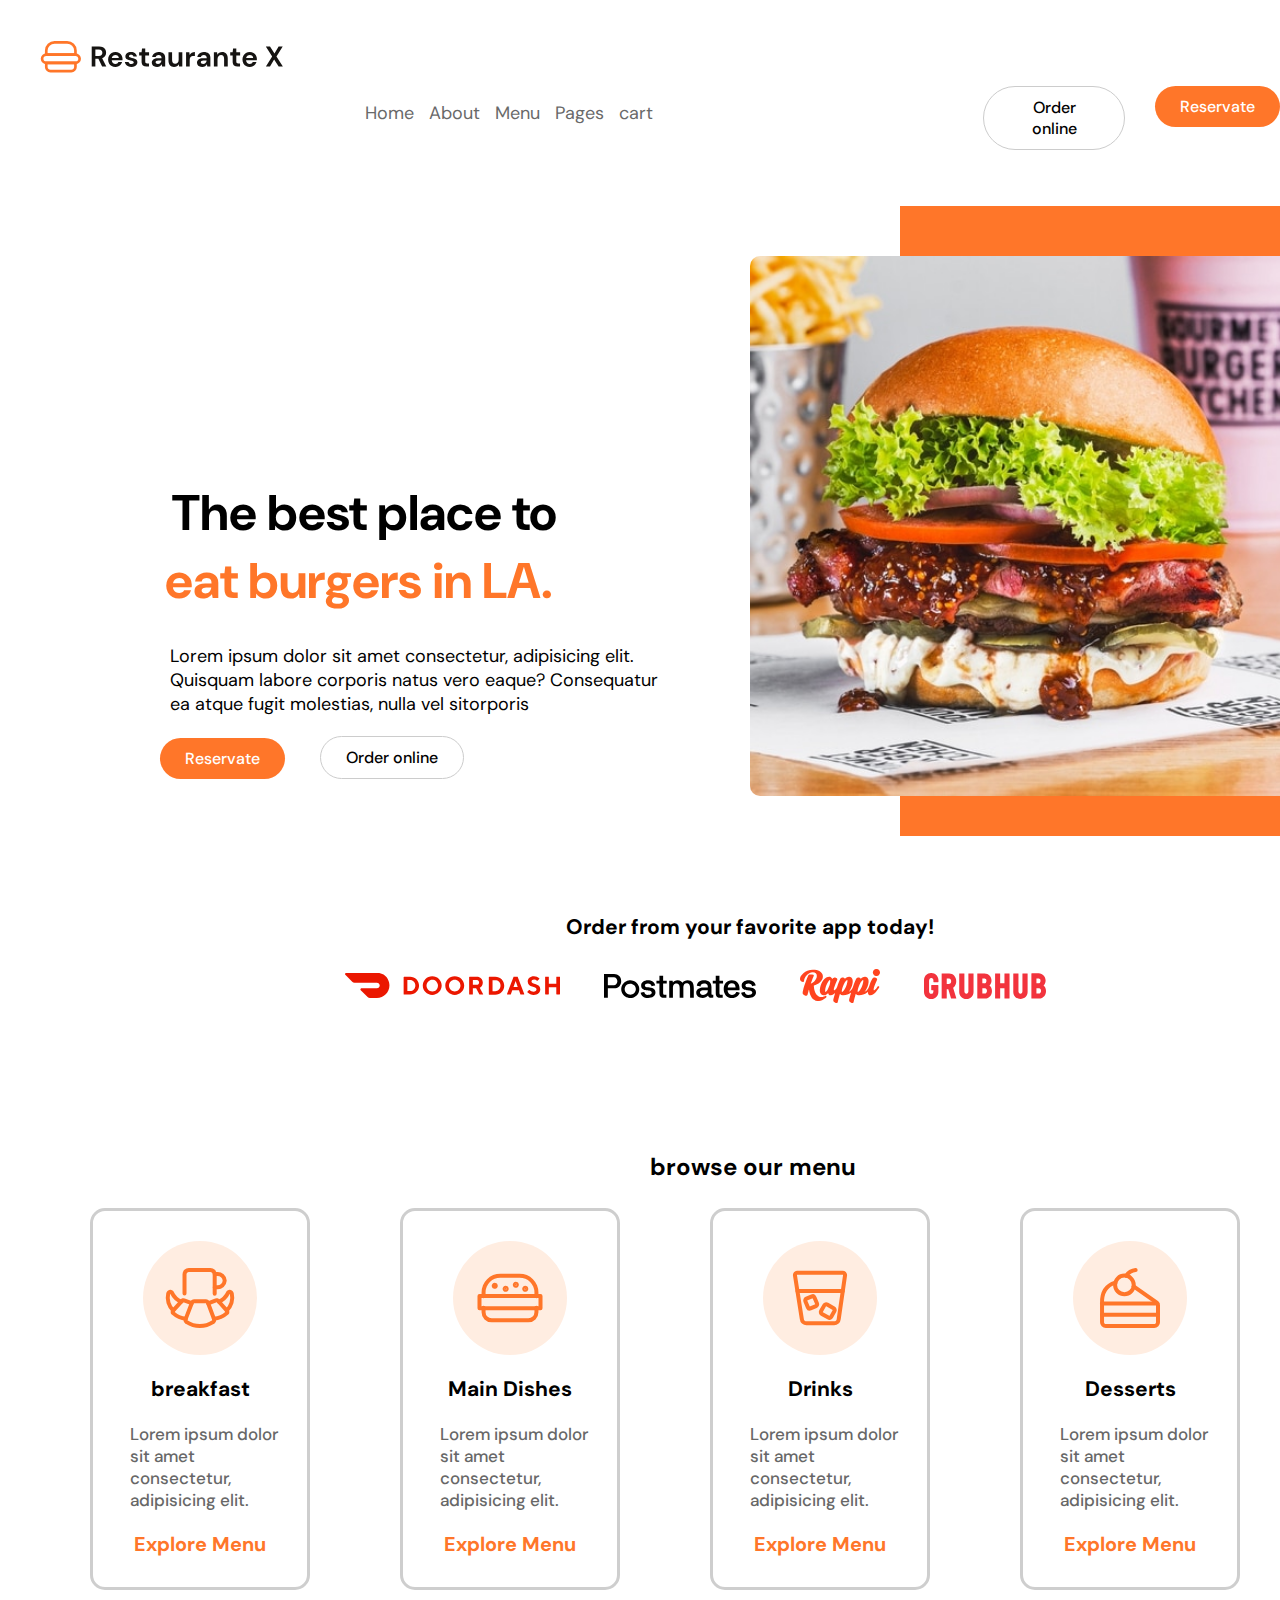
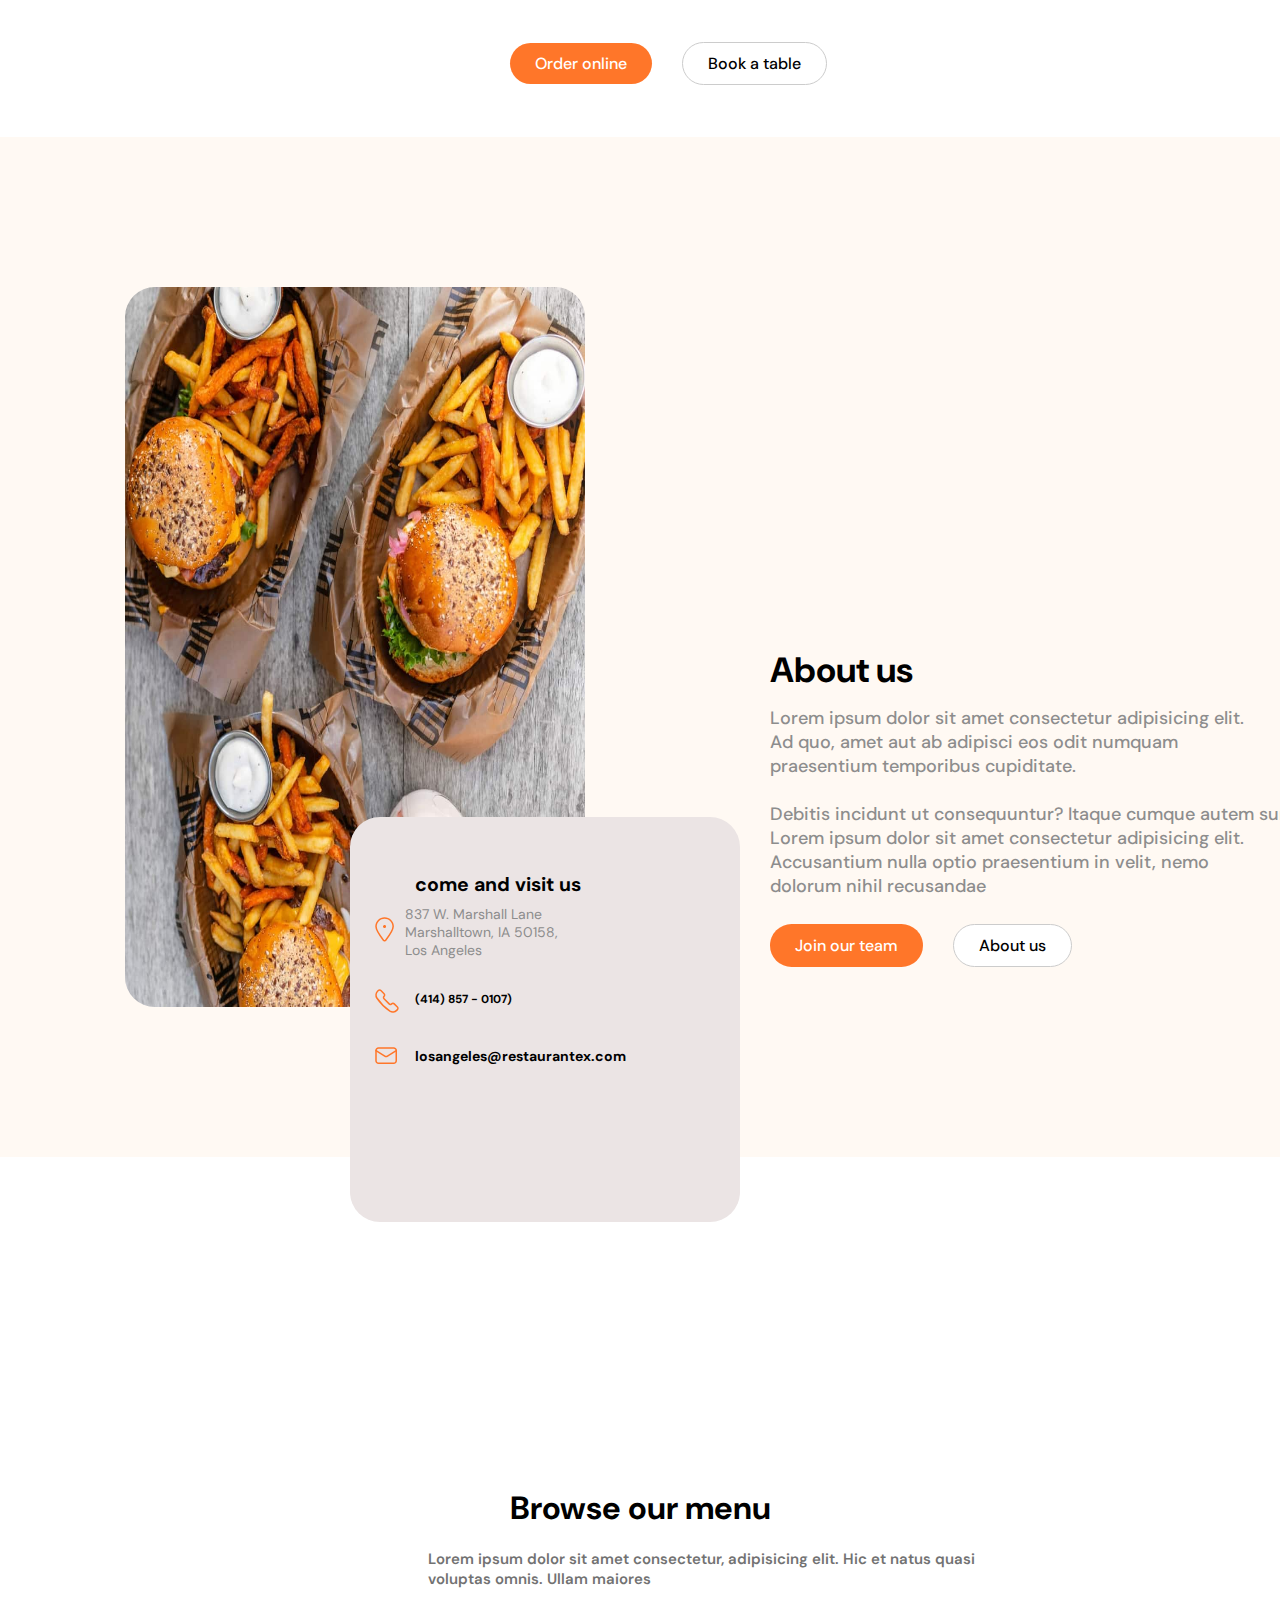
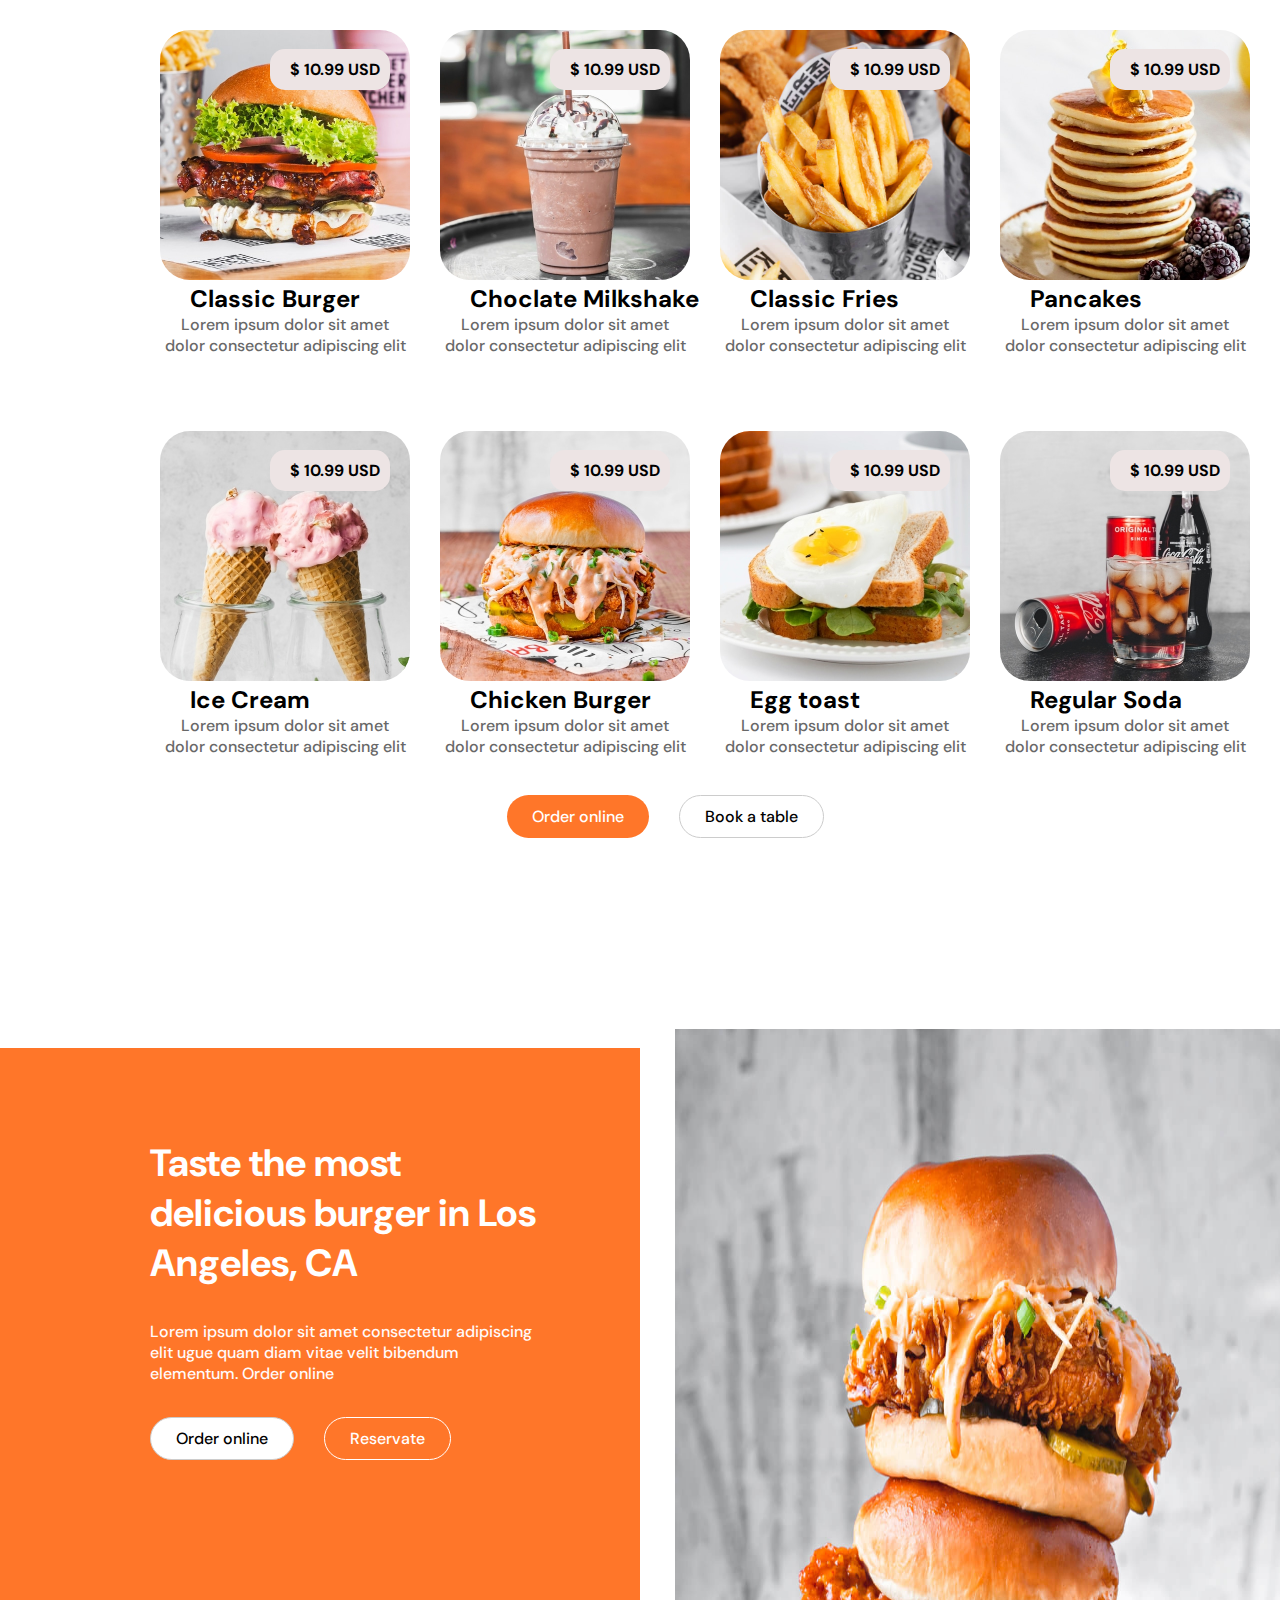
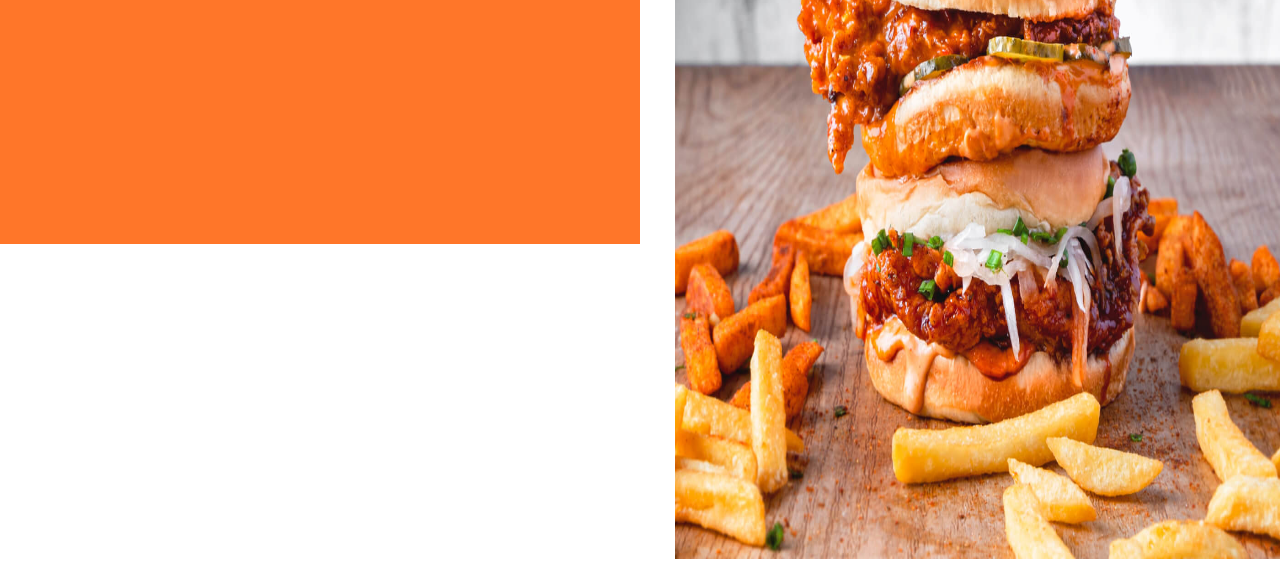
<file: index.html>
<!DOCTYPE html>
<html lang="en">

<head>
    <meta charset="UTF-8">
    <meta http-equiv="X-UA-Compatible" content="IE=edge">
    <meta name="viewport" content="width=device-width, initial-scale=1.0">
    <title>atriclone</title>
    <link rel="stylesheet" href="css/style.css">
    <link rel="stylesheet" href="https://cdnjs.cloudflare.com/ajax/libs/font-awesome/5.15.4/css/all.min.css">
</head>

<body>

    <img class="svgresotrentimg" src="img/restorent.svg">

    <nav class="nav">

        <a href="#Home">Home</a>
        <a href="about.html">About</a>
        <a href="menu.html">Menu</a>
        <a href="#Pages">Pages</a>
        <a href="#Cart">cart</a>
        <div class="button1">
            <button class="button4" fdprocessedid="9w2am">Order online</button>
        </div></div>
        <div class="button2">
            <button class="Button3" fdprocessedid="s8pfed">Reservate</button>
        </div></div>

    </nav>

    <br>
    <br>
    <div class="box">
        <div class="img2">
            <img src="img/f2.jpeg">
        </div>
    </div>
    <div class="ps1">
        <div class="p-Home1">
            <h1>The best place to</h1>
        </div>
        <div class="p-Home2">
            <h1>eat burgers in LA.</h1>
        </div>
        <div class="pr">
            <p>Lorem ipsum dolor sit amet consectetur, adipisicing elit.<br> Quisquam labore corporis natus vero eaque?
                Consequatur <br>ea atque fugit molestias, nulla vel sitorporis
                </p>
        </div>
        <div class="oo">
            <button class="buttonun" fdprocessedid="9w2am">Order online</button>
        </div></div>
        <div class="rr">
            <button class="Buttonre" fdprocessedid="s8pfed">Reservate</button>
        </div>
    </div>
    <br><br><br><br><br><br><br><br>
    <div class="p-Home">
        <div class="p-Home Text">Order from your favorite app today!</div>

        <div class="p-Home1"><img class="p-Home1" src="img/sv2.svg" alt="No preview available"><img class="p-Home1"
                src="img/616d9a0bded3b95d9731ecc4_logo-postmates-restaurante-x-template.svg" alt="No preview available">
            <img class="p-Home1" src="img/616d9a0b326163db6497f05b_logo-rappi-restaurante-x-template.svg"
                alt="No preview available"><img class="p-Home1"
                src="img/616d9a0b5b82ce962fe1736b_logo-grubhub-restaurante-x-template.svg" alt="No preview available">
        </div>
    </div>
    <br><br><br><br><br><br><br><br>

    <div class="column">
        <h1>browse our menu</h1>
    </div>
    <br><br>
    <div class="mr">
        <div class="column1">
            <div class="coimg">
                <img src="img/sv3.svg">
            </div>
            <div class="breakfast">
                <h2>breakfast</h2>
            </div>
            <div class="t1">
                <p>Lorem ipsum dolor sit amet consectetur, adipisicing elit.
                </p>
            </div>
            <div class="t2">
                <h3>Explore Menu</h3>
            </div>
        </div>
        <div class="column1">
            <div class="coimg">
                <img src="img/sv4.svg">
            </div>
            <div class="breakfast">
                <h2>Main Dishes</h2>
            </div>
            <div class="t1">
                <p>Lorem ipsum dolor sit amet consectetur, adipisicing elit.
                </p>
            </div>
            <div class="t2">
                <h3>Explore Menu</h3>
            </div>
        </div>
        <div class="column1">
            <div class="coimg">
                <img src="img/sv5.svg">
            </div>
            <div class="breakfast">
                <h2>Drinks</h2>
            </div>
            <div class="t1">
                <p>Lorem ipsum dolor sit amet consectetur, adipisicing elit.
                </p>
            </div>
            <div class="t2">
                <h3>Explore Menu</h3>
            </div>
        </div>
        <div class="column1">
            <div class="coimg">
                <img src="img/sv6.svg">
            </div>
            <div class="breakfast">
                <h2>Desserts</h2>
            </div>
            <div class="t1">
                <p>Lorem ipsum dolor sit amet consectetur, adipisicing elit.
                </p>
            </div>
            <div class="t2">
                <h3>Explore Menu</h3>
            </div>
        </div>
    </div>
    <br><br><br><br>

    <div class="p-Homes1"><button class="Button3" fdprocessedid="7nlhji">Order
            online</button><button class="button4" fdprocessedid="5bdwr">Book a table</button></div>
    <br><br><br><br>
    <div class="p-Homes2">
        <img class="p-Homeimg19" src="img/f1.jpeg">
    </div>

    <div class="t3">
        <h2>About us</h2>
    </div><br>
    <div class="t4">
        <p>Lorem ipsum dolor sit amet consectetur adipisicing elit.<br> Ad quo, amet aut ab adipisci eos odit
            numquam<br>
            praesentium temporibus cupiditate.<br><br> Debitis incidunt ut consequuntur? Itaque cumque autem sunt et
            blanditiis!<br>
            Lorem ipsum dolor sit amet consectetur adipisicing elit.<br> Accusantium nulla optio praesentium in velit,
            nemo
            <br>dolorum nihil recusandae <quisquam nisi minima ducimus voluptate odit at quos culpa dolor iste facere?
                </p>
    </div><br><br>
    <div class="p-Homes3"><button class="Button3" fdprocessedid="uncjv">Join our team</button><button class="button4"
            fdprocessedid="l98g34">About us</button></div>

    </div>
    <div class="ps">
        <div class="psb1">
            <h2>come and visit us</h2>
        </div>
        <div class="psb1imge">
            <img src="img/616da2c3a1718503bfe60f49_location-icon-restaurante-x-template.svg">
            <p class="wmarshal"> 837 W. Marshall Lane Marshalltown, IA 50158, Los Angeles</p>
        </div>
        <div class="psb2imge">
            <img src="img/616da2c36165d583fe91702b_phone-icon-restaurante-x-template.svg" <div class="no">
            <h3 class="no1">(414) 857 - 0107)</h3>
        </div>

        <div class="psb3imgeo">
            <img src="img/616da2c3400864a9087440a4_email-icon-restaurante-x-template.svg">
        </div>
            <div class="no2">
                <h3 class="no2">losangeles@restaurantex.com</h3>
            </div>
        
    </div><br><br><br><br><br>
    <div class="bmh">
        <h1>Browse our menu</h1>

        <div class="bmhp1">
            <p>Lorem ipsum dolor sit amet consectetur, adipisicing elit. Hic et natus quasi voluptas omnis. Ullam
                maiores
            </p>
        </div>
    </div>

    </div>
    <div class="items">
        <div class="s0">
            <div class="prtag">
                <div class="rp">$ 10.99 USD </div>
            </div>
            <div class="itemmg">
                <img src="img/f2.jpeg">
            </div>
            <div class="fh">
                Classic Burger
            </div>
            <div class="fh2">
                <p>Lorem ipsum dolor sit amet dolor consectetur adipiscing elit</p>
            </div>
        </div>
        <div class="s1">
            <div class="prtag">
                <div class="rp">$ 10.99 USD </div>
            </div>
            <div class="itemmg">
                <img src="img/f3.jpeg">
            </div>
            <div class="fh">
                Choclate Milkshake
            </div>
            <div class="fh2">
                <p>Lorem ipsum dolor sit amet dolor consectetur adipiscing elit</p>
            </div>
        </div>
        <div class="s2">
            <div class="prtag">
                <div class="rp">$ 10.99 USD </div>
            </div>
            <div class="itemmg">
                <img src="img/616da2c360af92b81a49e435_Instagram-02-restaurante-x-template.jpeg">
            </div>
            <div class="fh">
               Classic Fries
            </div>
            <div class="fh2">
                <p>Lorem ipsum dolor sit amet dolor consectetur adipiscing elit</p>
            </div>
        </div>
        <div class="s3">
            <div class="prtag">
                <div class="rp">$ 10.99 USD </div>
            </div>
            <div class="itemmg">
                <img src="img/sv8.jpeg">
            </div>
            <div class="fh">
                Pancakes
            </div>
            <div class="fh2">
                <p>Lorem ipsum dolor sit amet dolor consectetur adipiscing elit</p>
            </div>
        </div>
        <br><br>
        <div class="items">
            <div class="s0">
                <div class="prtag">
                    <div class="rp">$ 10.99 USD </div>
                </div>
                <div class="itemmg">
                    <img src="img/f5.jpeg">
                </div>
                <div class="fh">
                    Ice Cream
                </div>
                <div class="fh2">
                    <p>Lorem ipsum dolor sit amet dolor consectetur adipiscing elit</p>
                </div>
            </div>
            <div class="s1">
                <div class="prtag">
                    <div class="rp">$ 10.99 USD </div>
                </div>
                <div class="itemmg">
                    <img src="img/f6.jpeg">
                </div>
                <div class="fh">
                    Chicken Burger
                </div>
                <div class="fh2">
                    <p>Lorem ipsum dolor sit amet dolor consectetur adipiscing elit</p>
                </div>
            </div>
            <div class="s2">
                <div class="prtag">
                    <div class="rp">$ 10.99 USD </div>
                </div>
                <div class="itemmg">
                    <img src="img/f7.jpeg">
                </div>
                <div class="fh">
                    Egg toast
                </div>
                <div class="fh2">
                    <p>Lorem ipsum dolor sit amet dolor consectetur adipiscing elit</p>
                </div>
            </div>
            <div class="s3">
                <div class="prtag">
                    <div class="rp">$ 10.99 USD </div>
                </div>
                <div class="itemmg">
                    <img src="img/f8.jpeg">
                </div>
                <div class="fh">
                    Regular Soda
                </div>
                <div class="fh2">
                    <p>Lorem ipsum dolor sit amet dolor consectetur adipiscing elit</p>
                </div>
            </div>
            <div class="in1"><button class="Button3" fdprocessedid="9tscm9">Order
                    online</button><button class="button4" fdprocessedid="wezgo">Book a table</button></div>
            <div class="in2">
                <div class="in3">
                    <div class="in4">Taste the most delicious burger in Los Angeles, CA</div>
                    <div class="in5">Lorem ipsum dolor sit amet consectetur adipiscing elit ugue quam
                        diam vitae velit bibendum elementum. Order online</div>
                    <div class="in6"><button class="button4" fdprocessedid="q63xo7">Order
                            online</button><button class="Buttonin" fdprocessedid="dw9v6">Reservate</button>
                    </div>
                </div>
                <div class="in7"><img class="in8"
                        src="img/616da2c364b456b93fb50d6d_cta-restaurante-x-template bga.jpeg"
                        alt="No preview available"></div>
            </div>
</body>

</html>
</file>
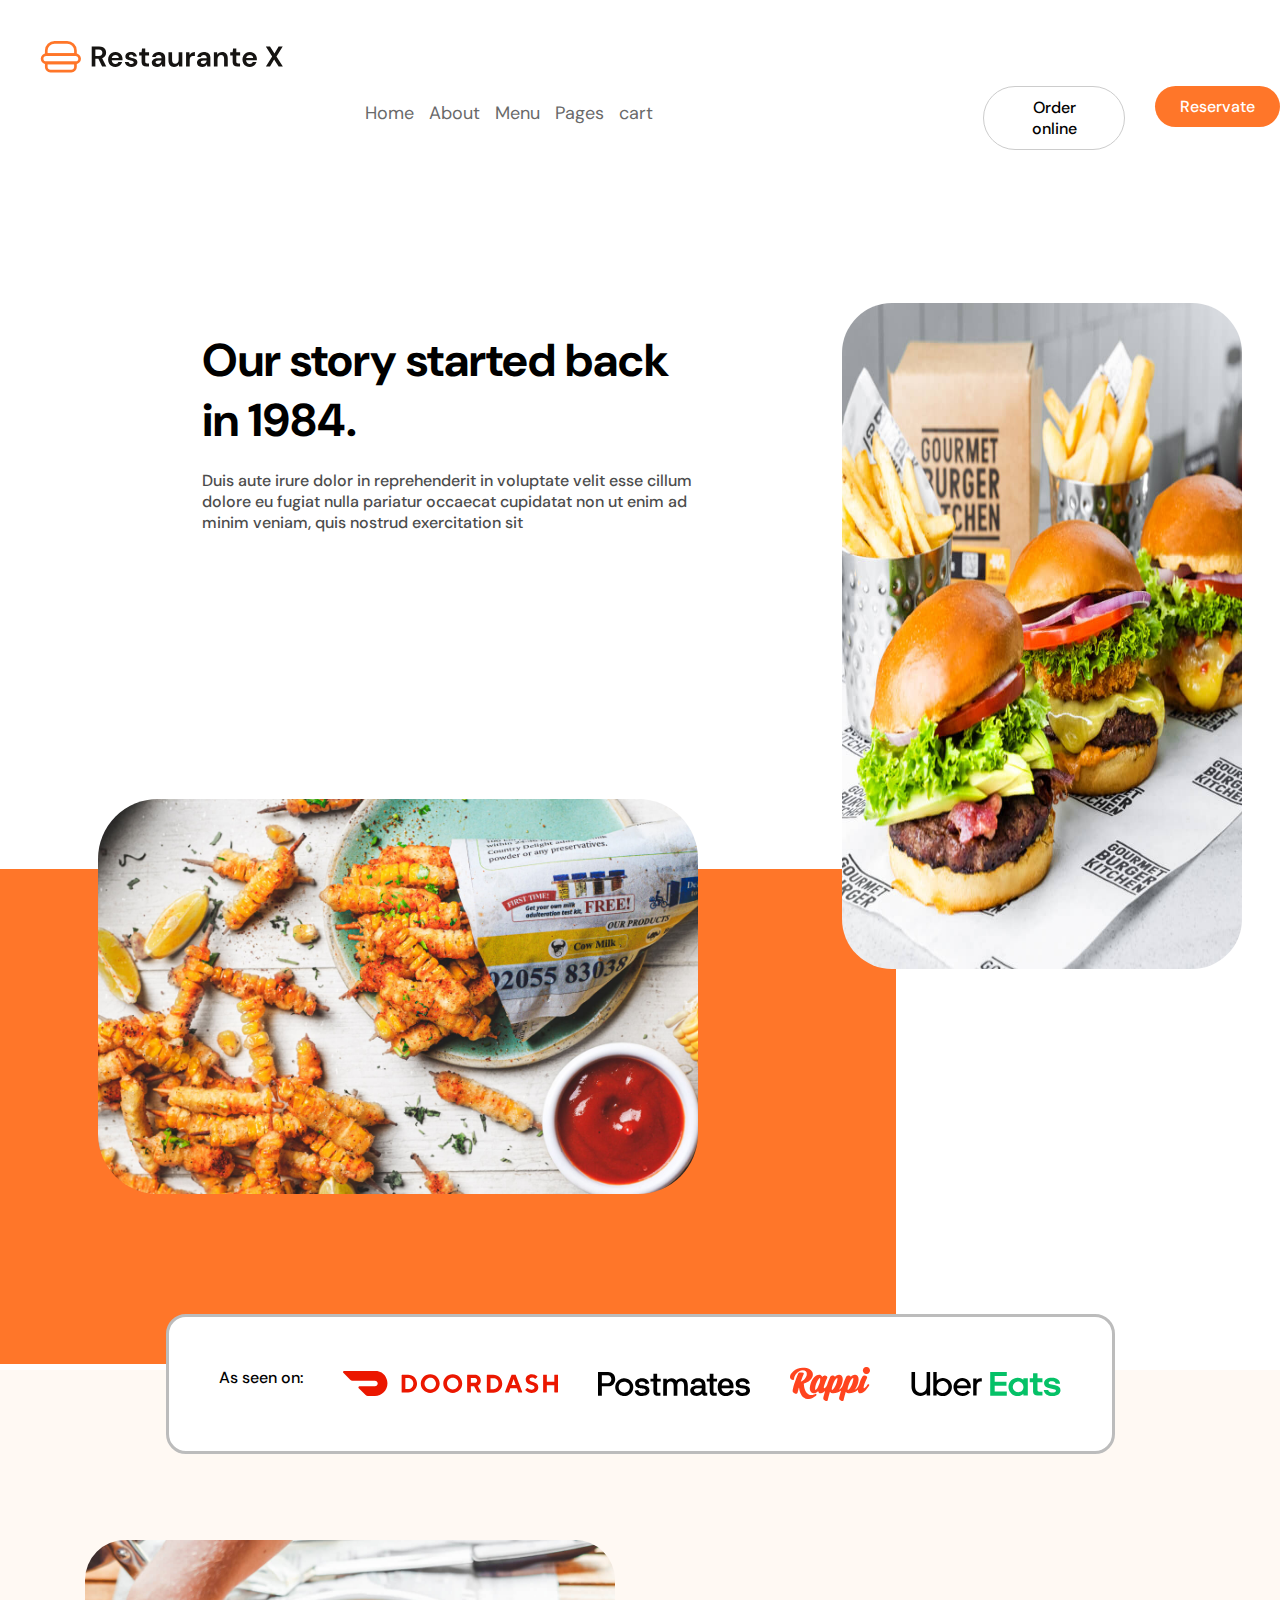
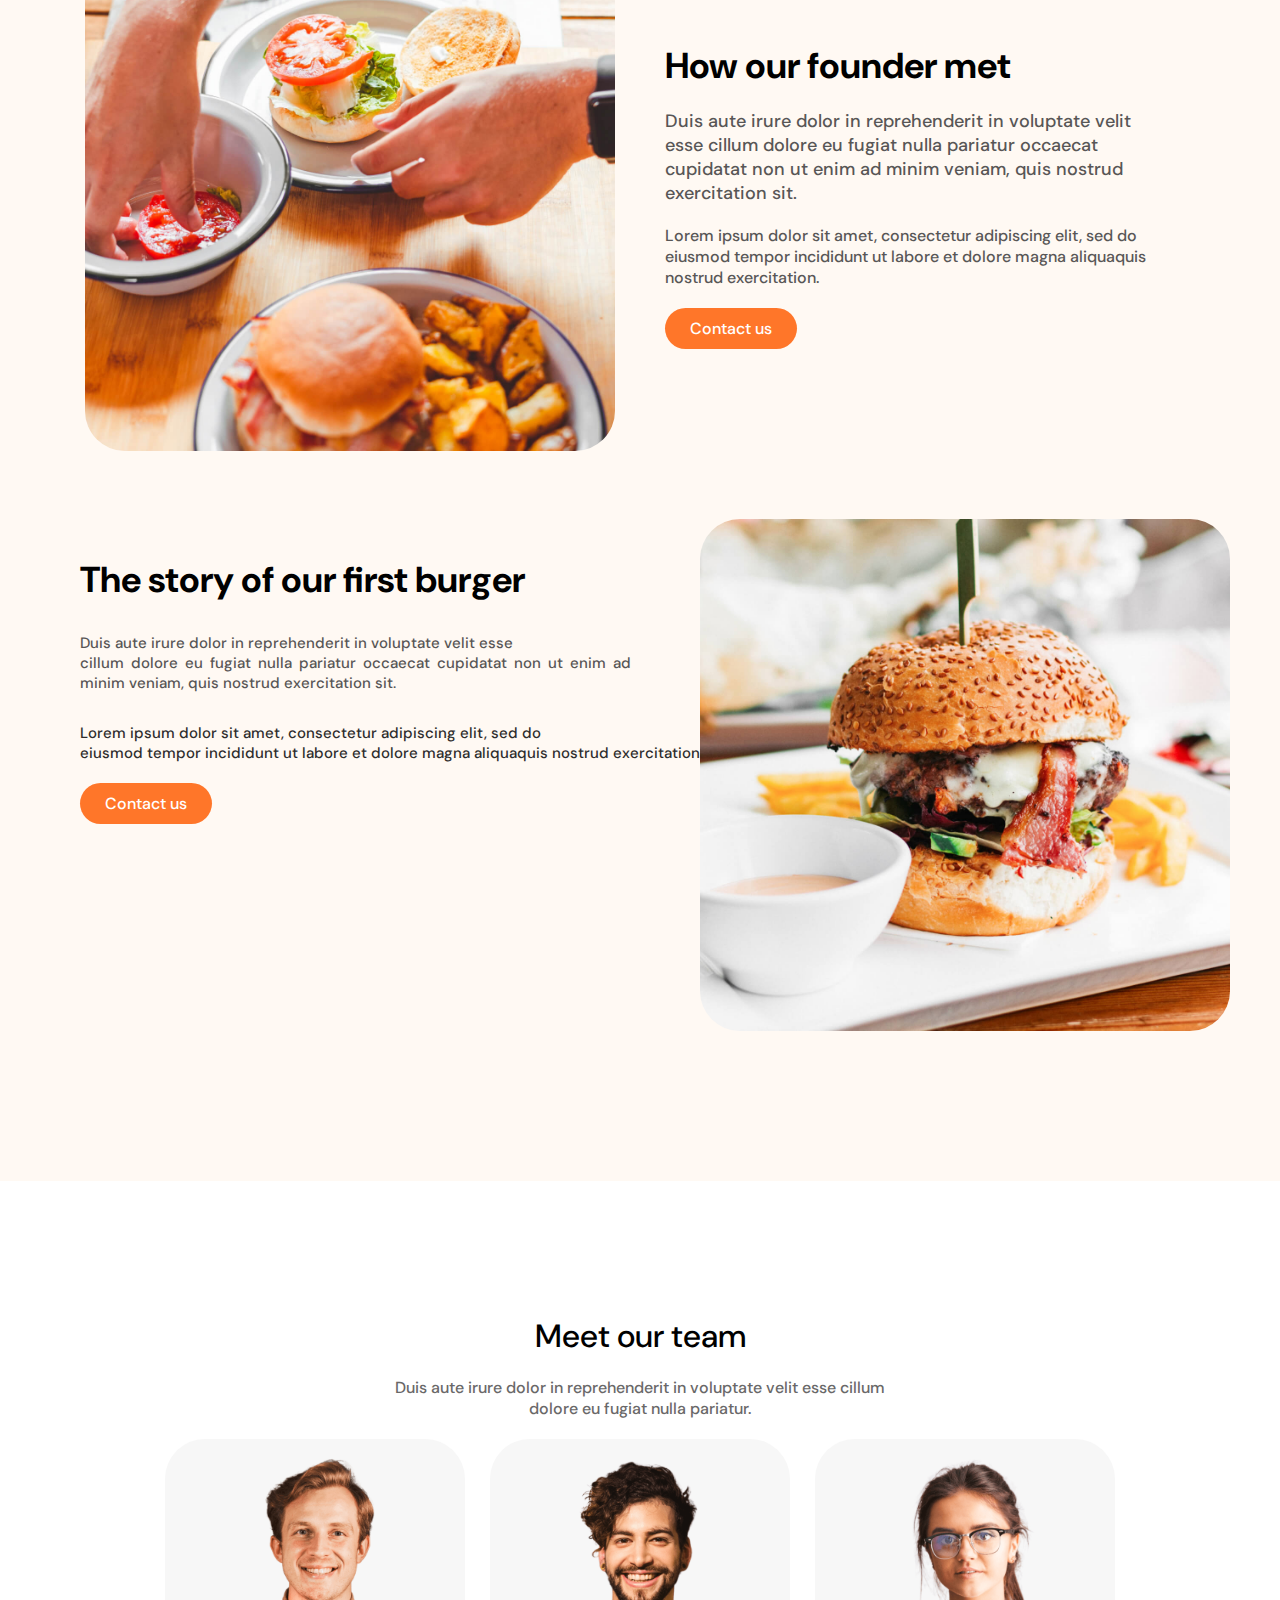
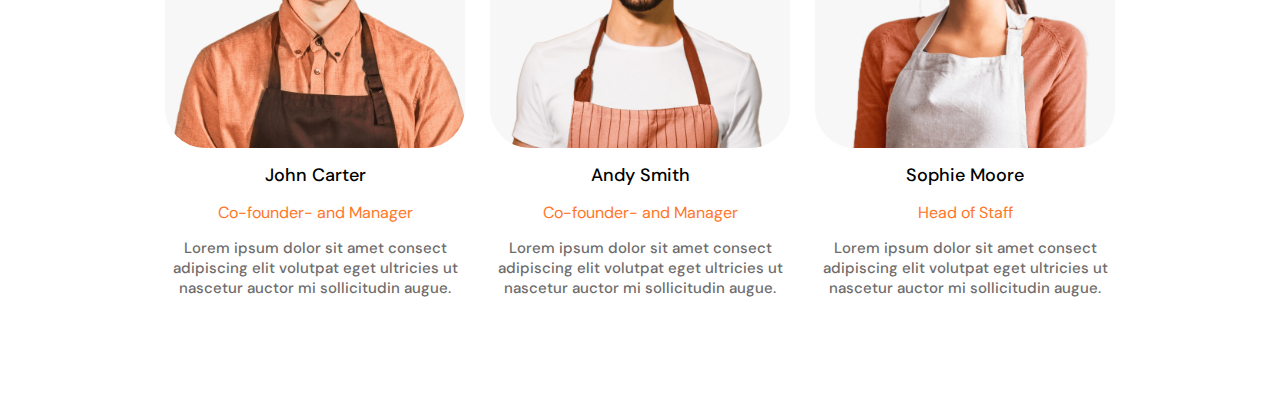
<file: about.html>
<!DOCTYPE html>
<html lang="en">

<head>
    <meta charset="UTF-8">
    <meta http-equiv="X-UA-Compatible" content="IE=edge">
    <meta name="viewport" content="width=device-width, initial-scale=1.0">
    <title>about</title>
    <link rel="stylesheet" href="css/style.css">
    <link rel="stylesheet" href="https://cdnjs.cloudflare.com/ajax/libs/font-awesome/5.15.4/css/all.min.css">
</head>

<body>

    <img class="svgresotrentimg" src="img/restorent.svg">

    <nav class="nav">

        <a href="index.html">Home</a>
        <a href="about.html">About</a>
        <a href="menu.html">Menu</a>
        <a href="#Pages">Pages</a>
        <a href="#Cart">cart</a>
        <div class="button1">
            <button class="button4" fdprocessedid="9w2am">Order online</button>
        </div></div>
        <div class="button2">
            <button class="Button3" fdprocessedid="s8pfed">Reservate</button>
        </div></div>
    </nav>
    <div class="p-about">
        <div class="p-about1">Our story started back in 1984.</div>
        <div class="p-about2">Duis aute irure dolor in reprehenderit in voluptate velit esse cillum dolore
            eu fugiat nulla pariatur occaecat cupidatat non ut enim ad minim veniam, quis nostrud exercitation sit</div>
    </div>
    <div class="p-about3"><img class="p-about4"
            src="img/616da2c40b5fd9150a07d9ad_Instagram-01-restaurante-x-template.jpeg" alt="No preview available">
    </div>
    <div class="p-about5"><img class="p-about6" src="img/_about-02-restaurante-x-template.jpeg"
            alt="No preview available"></div>
    <div class="p-about7">
        <div class="p-about8">
            <div class="p-about9">As seen on:</div><img class="p-about10" src="img/sv2.svg"
                alt="No preview available"><img class="p-about10"
                src="img/616d9a0bded3b95d9731ecc4_logo-postmates-restaurante-x-template.svg"
                alt="No preview available"><img class="p-about10"
                src="img/616d9a0b326163db6497f05b_logo-rappi-restaurante-x-template.svg" alt="No preview available"><img
                class="p-about10" src="img/_logo-uber-eats-restaurante-x-template.svg" alt="No preview available">
        </div>
    </div>
    <div class="p-about11">
        <div class="p-about12">
            <div class="p-about13"><img class="p-imgabout14" src="img/_about-03-restaurante-x-template.jpeg"
                    alt="No preview available"></div>
            <div class="p-about15">
                <div class="p-about16">How our founder met</div>
                <div class="p-about17">Duis aute irure dolor in reprehenderit in voluptate velit esse
                    cillum dolore eu fugiat nulla pariatur occaecat cupidatat non ut enim ad minim veniam, quis nostrud
                    exercitation sit.</div>
                <div class="p-about18">Lorem ipsum dolor sit amet, consectetur adipiscing elit, sed do
                    eiusmod tempor incididunt ut labore et dolore magna aliquaquis nostrud exercitation.</div><button
                    class="Button3" fdprocessedid="7xs54p">Contact us</button>
            </div>
        </div>
        <div class="p-about19">
            <div class="p-about20>
                <div class=" p-about23">
                <div class="p-about24">The story of our first burger</div>
                <div class="p-about25">Duis aute irure dolor in reprehenderit in voluptate velit esse<br>
                    cillum dolore eu fugiat nulla pariatur occaecat cupidatat non ut enim ad minim veniam, quis
                    nostrud exercitation sit.</div>
                <div class="p-about26">Lorem ipsum dolor sit amet, consectetur adipiscing elit, sed do
                    <br> eiusmod tempor incididunt ut labore et dolore magna aliquaquis nostrud exercitation.
                </div><div class="aab">
                <button class="Button3" fdprocessedid="gh02o">Contact us</button>
            </div></div>
        </div>
        <div class="p-imgabout21"><img class="p-imgabout22" src="img/about-04-restaurante-x-template.jpeg"
                alt="No preview available"></div>
    </div>
    </div>
    <div class="p-about27">
        <div class="p-about28">Meet our team</div>
        <div class="p-about29">Duis aute irure dolor in reprehenderit in voluptate velit esse cillum dolore
            eu fugiat nulla pariatur.</div>
        <div class="p-about30">
            <div class="p-about31"><img class="p-about32"
                    src="img/_avatar-john-carter-restaurante-x-template.png"
                    alt="No preview available">
                <div class="p-about33">John Carter</div>
                <div class="p-about34">Co-founder- and Manager</div>
                <div class="p-about35">Lorem ipsum dolor sit amet consect adipiscing elit volutpat eget
                    ultricies ut nascetur auctor mi sollicitudin augue.</div>
            </div>
            <div class="p-about36"><img class="p-about37"
                    src="img/_avatar-andy-smith-restaurante-x-template.png"
                    alt="No preview available">
                <div class="p-about38">Andy Smith</div>
                <div class="p-about39">Co-founder- and Manager</div>
                <div class="p-about40">Lorem ipsum dolor sit amet consect adipiscing elit volutpat eget
                    ultricies ut nascetur auctor mi sollicitudin augue.</div>
            </div>
            <div class="p-about41"><img class="p-about42"
                    src="img/f_avatar-sophie-moore-restaurante-x-template.png"
                    alt="No preview available">
                <div class="p-about43">Sophie Moore</div>
                <div class="p-about44">Head of Staff</div>
                <div class="p-about45">Lorem ipsum dolor sit amet consect<br> adipiscing elit volutpat eget
                    ultricies ut<br> nascetur auctor mi sollicitudin augue.</div>
            </div>
        </div>
    </div>
</body>

</html>
</file>
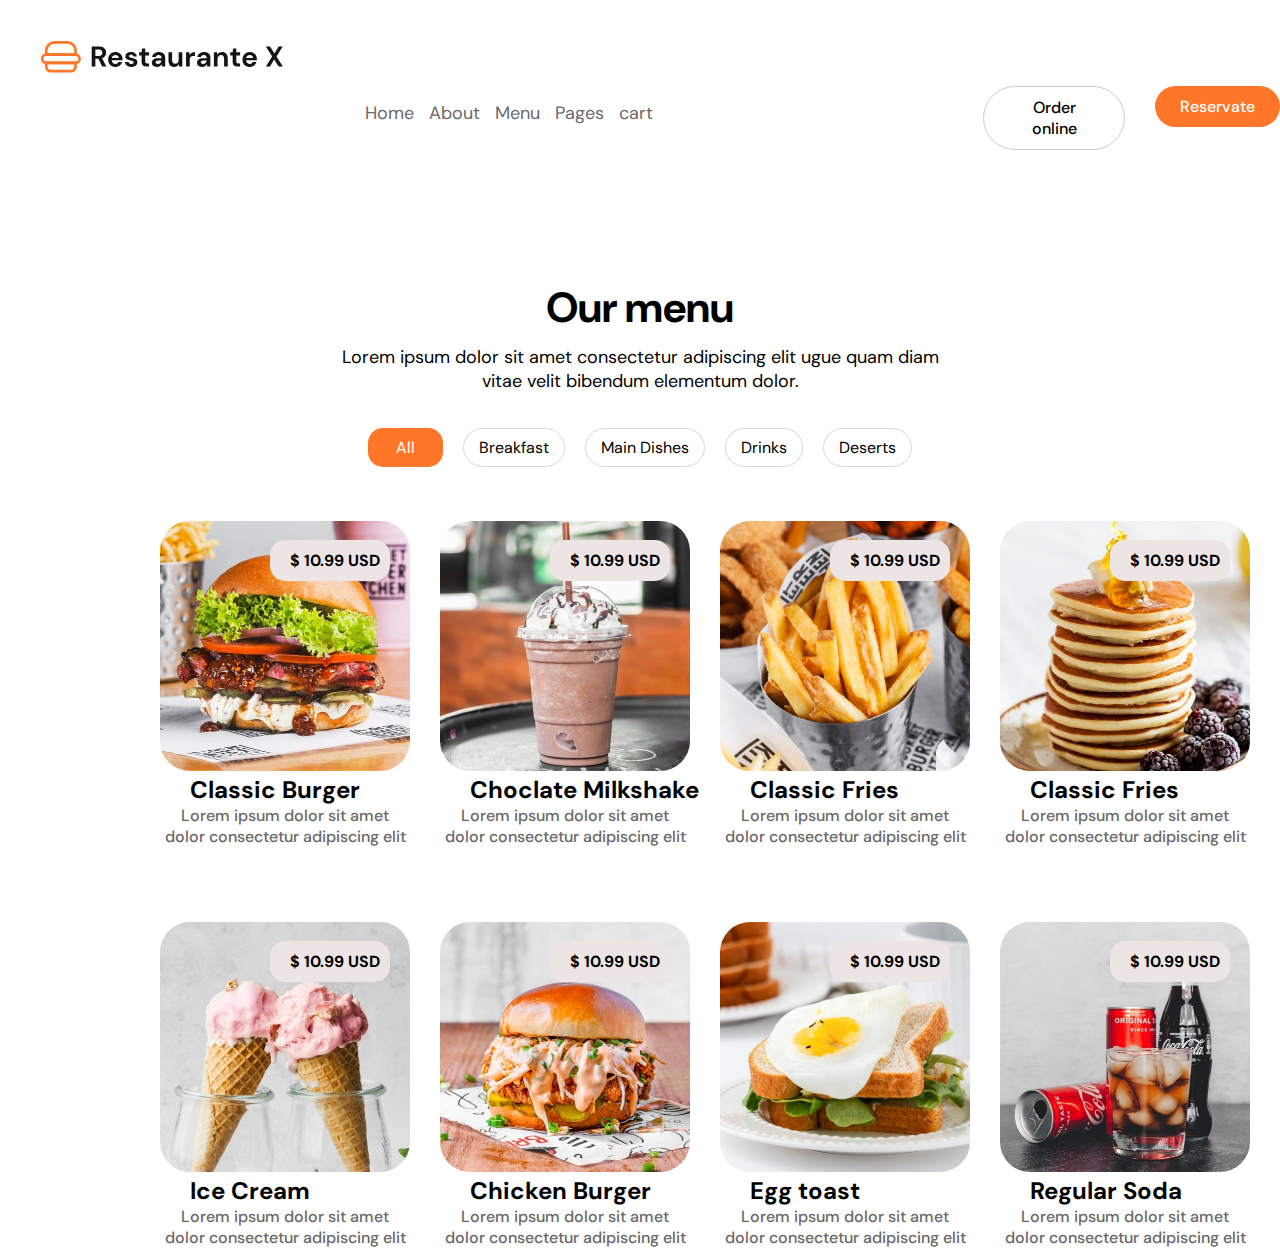
<file: menu.html>
<!DOCTYPE html>
<html lang="en">

<head>
    <meta charset="UTF-8">
    <meta http-equiv="X-UA-Compatible" content="IE=edge">
    <meta name="viewport" content="width=device-width, initial-scale=1.0">
    <title>about</title>
    <link rel="stylesheet" href="css/style.css">
    <link rel="stylesheet" href="https://cdnjs.cloudflare.com/ajax/libs/font-awesome/5.15.4/css/all.min.css">
</head>

<body>

    <img class="svgresotrentimg" src="img/restorent.svg">

    <nav class="nav">

        <a href="index.html">Home</a>
        <a href="about.html">About</a>
        <a href="Menu.html">Menu</a>
        <a href="#Pages">Pages</a>
        <a href="#Cart">cart</a>
        <div class="button1">
            <button class="button4" fdprocessedid="9w2am">Order online</button>
        </div></div>
        <div class="button2">
            <button class="Button3" fdprocessedid="s8pfed">Reservate</button>
        </div></div>

    </nav>
    <div class="about0">
        <div class="about1">
            Our menu</div>
        <div class="about2">
            Lorem ipsum dolor sit amet consectetur adipiscing elit ugue quam diam vitae velit bibendum elementum dolor.
        </div>
        <div class="about3"><button class="aboutb" fdprocessedid="25om">All</button><button
                class="aboutb2" fdprocessedid="eb18ic">Breakfast</button><button class="aboutb2"
                fdprocessedid="2hncxp">Main Dishes</button><button class="aboutb2"
                fdprocessedid="slotgd">Drinks</button><button class="aboutb2"
                fdprocessedid="uhctm">Deserts</button></div>
    </div>
    <br>  <div class="items">
        <div class="s0">
            <div class="prtag">
                <div class="rp">$ 10.99 USD </div>
            </div>
            <div class="itemmg">
                <img src="img/f2.jpeg">
            </div>
            <div class="fh">
                Classic Burger
            </div>
            <div class="fh2">
                <p>Lorem ipsum dolor sit amet dolor consectetur adipiscing elit</p>
            </div>
        </div>
        <div class="s1">
            <div class="prtag">
                <div class="rp">$ 10.99 USD </div>
            </div>
            <div class="itemmg">
                <img src="img/f3.jpeg">
            </div>
            <div class="fh">
                Choclate Milkshake
            </div>
            <div class="fh2">
                <p>Lorem ipsum dolor sit amet dolor consectetur adipiscing elit</p>
            </div>
        </div>
        <div class="s2">
            <div class="prtag">
                <div class="rp">$ 10.99 USD </div>
            </div>
            <div class="itemmg">
                <img src="img/616da2c360af92b81a49e435_Instagram-02-restaurante-x-template.jpeg">
            </div>
            <div class="fh">
                Classic Fries
            </div>
            <div class="fh2">
                <p>Lorem ipsum dolor sit amet dolor consectetur adipiscing elit</p>
            </div>
        </div>
        <div class="s3">
            <div class="prtag">
                <div class="rp">$ 10.99 USD </div>
            </div>
            <div class="itemmg">
                <img src="img/sv8.jpeg">
            </div>
            <div class="fh">
                Classic Fries
            </div>
            <div class="fh2">
                <p>Lorem ipsum dolor sit amet dolor consectetur adipiscing elit</p>
            </div>
        </div>
        <br><br>
        <div class="items">
            <div class="s0">
                <div class="prtag">
                    <div class="rp">$ 10.99 USD </div>
                </div>
                <div class="itemmg">
                    <img src="img/f5.jpeg">
                </div>
                <div class="fh">
                    Ice Cream
                </div>
                <div class="fh2">
                    <p>Lorem ipsum dolor sit amet dolor consectetur adipiscing elit</p>
                </div>
            </div>
            <div class="s1">
                <div class="prtag">
                    <div class="rp">$ 10.99 USD </div>
                </div>
                <div class="itemmg">
                    <img src="img/f6.jpeg">
                </div>
                <div class="fh">
                    Chicken Burger
                </div>
                <div class="fh2">
                    <p>Lorem ipsum dolor sit amet dolor consectetur adipiscing elit</p>
                </div>
            </div>
            <div class="s2">
                <div class="prtag">
                    <div class="rp">$ 10.99 USD </div>
                </div>
                <div class="itemmg">
                    <img src="img/f7.jpeg">
                </div>
                <div class="fh">
                    Egg toast
                </div>
                <div class="fh2">
                    <p>Lorem ipsum dolor sit amet dolor consectetur adipiscing elit</p>
                </div>
            </div>
            <div class="s3">
                <div class="prtag">
                    <div class="rp">$ 10.99 USD </div>
                </div>
                <div class="itemmg">
                    <img src="img/f8.jpeg">
                </div>
                <div class="fh">
                    Regular Soda
                </div>
                <div class="fh2">
                    <p>Lorem ipsum dolor sit amet dolor consectetur adipiscing elit</p>
                </div>
            </div>
</file>
<file: css/style.css>
@import url('https://fonts.googleapis.com/css2?family=DM+Sans&display=swap');
*{
    font-family:'DM Sans', sans-serif;
    margin: 0px;
    padding: 0px;
    box-sizing: border-box;
    outline: none;
    border: none;
    text-decoration: none;
    
    transition: all .2s linear;
}
html{
  font-size: 62.5%;  
  overflow-x: hidden;
  scroll-behavior: smooth;
  scroll-padding-top: 7rem;
}
body{
   background:white
}
.svgresotrentimg{
    margin: 4rem;
}

.nav{
    display: flex;
    position: relative;
    margin-left: 35rem;
    bottom: 3rem;
    
    
    
}
.nav a{
    display: flex;
    margin-left: 1.5rem;
    font-size: 1.8rem;
    padding-top: 1.5rem;
    color: #696969;
    font-weight: 6px;
}



.Button3{
    color: #fff;
    background-color: #ff7629;
    padding-top: 10px;
    padding-left: 25px;
    padding-bottom: 10px;
    padding-right: 25px;
    font-size: 16px;
    border-radius: 50px;
    outline: none;
    font-weight: 500;
    text-align: center;
border-width: 1px;
border-style: none;
border-color:#1890ff; 
cursor: pointer;
user-select: none;
font-family: DM Sans;
}
.button1{
    margin-left: 33rem;
    top: 5px;  
}
.button2{
    margin-left: 3rem;
}
.button4{
    color: #000000;
    background-color: #ffffff;
    padding-top: 10px;
    padding-left: 25px;
    padding-bottom: 10px;
    padding-right: 25px;
    font-size: 16px;
    border-radius: 50px;
    outline: none;
    font-weight: 500;
    text-align: center;
    border-width: 1px;
    border-style: solid;
    border-color: #cccccc;
    cursor: pointer;
    -webkit-user-select: none;
    -moz-user-select: none;
    user-select: none;
    font-family: DM Sans;
}

.box{
    display: flex;
 background-color: #ff7629;  
 size: 25px;
 margin-left: 90rem; 
 padding-top: 5rem;
 height: 70vh;
 width: 50rem;
}
.img2 img{
    display: flex;
  margin-left: -15rem;
  height: 60vh;
  border-radius: 10px;
  margin-bottom: 4rem;
}
.oo{
    margin-top: -6rem;
}
.buttonun{
    margin-top: 8rem;
   margin-left: 20rem;
    color: #000000;
    background-color: #ffffff;
    padding-top: 10px;
    padding-left: 25px;
    padding-bottom: 10px;
    padding-right: 25px;
    font-size: 16px;
    border-radius: 50px;
    outline: none;
    font-weight: 500;
    text-align: center;
    border-width: 1px;
    border-style: solid;
    border-color: #cccccc;
    cursor: pointer;
    -webkit-user-select: none;
    -moz-user-select: none;
    user-select: none;
    font-family: DM Sans;
}
.rr{
    margin-top: -2.5rem;
    margin-left: 15rem;
}
.Buttonre{
    margin-left: 1rem;
   margin-top: -6rem;
    color: #fff;
    background-color: #ff7629;
    padding-top: 10px;
    padding-left: 25px;
    padding-bottom: 10px;
    padding-right: 25px;
    font-size: 16px;
    border-radius: 50px;
    outline: none;
    font-weight: 500;
    text-align: center;
border-width: 1px;
border-style: none;
border-color:#1890ff; 
cursor: pointer;
user-select: none;
font-family: DM Sans;
}


.ps1{
    size: 10rem;
margin-left: 12rem;
margin-top: -36rem;
}

.p-Home1 h1{
    margin-bottom: -2rem;
    margin-left: 3rem;
font-family: DM Sans;
font-size: 5rem;
font-weight: 700;

}
.p-Home2 {
   margin-left: 4.5rem;
    color: #FF7629;
    font-family: DM Sans;
    font-size: 2.5rem;
    font-weight: 700;  
}
.pr{
    margin-top: 3rem;
    margin-left: 5rem;
    font-family: DM Sans;
    text-align: justify; 
    font-size: 18px;
}
.p-Home{
 display: flex;
justify-content: center;
margin-left: 11rem;
text-align: justify;
padding-top: 15px;
font-family: DM Sans;
font-weight: 700;
font-size: 21px;
flex-direction: column;
align-items: center;
row-gap: 20px;
}
.p-Home1{
    display: flex;
    padding: 22px;
    padding-top: 4px;
    
    
}
.p-Home Flex13{
    display: flex;
    padding-top: 150px;
    flex-direction: column;
    justify-content: flex-start;
    align-items: center;
    font-family: DM Sans;
    row-gap: 40px;
    padding-bottom: 100px;
}
   
.p-Home TextBox11{ 
    font-family: DM Sans;
font-weight: 700;
font-size: 25px;
}

.column{
    display: flex;
    font-family: DM Sans;
    font-weight: 700;
    font-size: 12px; 
    text-align: center; 
    margin-left: 65rem;
}
.column1{
    display: flex;
    flex-direction: column;
    align-items: center;
    row-gap: 20px;
    border-radius: 15px;
    border-style: solid;
    border-color: #cecece;
    padding-top: 3rem;
    padding-bottom: 3rem; 
    width: 22rem; 
    margin-left: 9rem;
    
}
   
.coimg{
    display: flex;
}
.boxbreakfast{
    font-family: DM Sans;
    font-weight: 700;
    font-size: 20px;   
}
.t1{
    width: 200px;
    padding-left: 30px;
    padding-right: 10px;
    color: #676767;
    font-family: DM Sans;
    font-weight: 500;
    font-size: 17px;   
}
.t2{
    font-family: DM Sans;
    font-weight: 500;
    font-size: 17px;
    color: #FF7629;
}
.mr{
    display: flex;
    row-gap: 2rem;
}
.p-Homes1{
    display: flex;
    column-gap: 30px;
    align-items: center;
    margin-left: 51rem;
}
.p-Homes2{
    display: flex;
    background-color: #FFF9F3;
    size: 100%;
    padding-top: 150px;
    padding-bottom: 150px;
    padding-left: 150px;
    padding-right:150px ;
    box-sizing: content-box;
    align-items: flex-start;
    justify-content: center;
    flex-wrap: nowrap;
    align-content: stretch;

}
.p-Homeimg19{
    width: 460px;
    
    border-radius: 30px;
    margin-right: 57rem;
    height: 80vh;
}
.t3 h2{
    font-family: DM Sans;
    font-weight: 700;
    font-size: 35px;
    margin-left: 22em; 
    margin-top: -51rem;
}
.t4 p{
    font-family: DM Sans;
    font-size: 18px;
    text-align: justify;
    font-weight: 500;
    color: #8d8d8d;
    width: 70%;
    margin-left: 77rem;
}
.p-Homes3{
    display: flex;
    column-gap: 30px;
    margin-left: 77rem;
}
.ps{
    display: flex;
    background-color: #ebe4e4;
    flex-direction: column;
    margin-left: 35rem;
    margin-top: -15rem;
    height: 45vh;
    width: 39rem;
    padding-left: 25px;
    padding-right: 20px;
    padding-top: 25px;
    
    position: relative;
    border-radius: 3rem;
    row-gap: 20px;
    font-family: DM Sans;
    
    box-sizing: border-box;  
}
.psb1{
    text-align: justify;
    font-family: DM Sans;
    font-weight: 500;
    font-size: 13px;
    margin-left: 4rem;
    margin-top: 3rem; 

}
.wmarshal{
    width: 50%;
    color: #8d8d8d;
    margin-left: 3rem;
    margin-top: -4rem;
    margin-bottom: 9rem;
    font-size: 14px;
}
.psb2imge{
margin-top: -8rem;
}
.no1{
    margin-left: 4rem;
    margin-top: -2.5rem;
}
.psb3imgeo{
    
margin-right: 2rem;
margin-top: 2rem;
}
.no2{
    margin-top: -2rem;
    margin-left: 2rem;
    font-size: 14px;  
}
.bmh{
    display: flex;
    padding-top: 150px;
    flex-direction: column;
    justify-content: center;
    align-items: center;
    row-gap: 20px;
}
.bmh h1{
    padding-top: 5rem;
    align-items: center;
 
    font-size: 32px;
}
.bmhp1 p{

    font-size: 15px;
    margin-left: 35rem;
    width: 50%;
    font-family: DM Sans;
    font-weight: 600;
    color: #727272;  
}
.prtag{
    display: flex;
   margin-left: 5rem;
    width: 12rem;
    background-color: #ede4e4;
    position: relative;
    border-radius: 15px;
    padding-top: 10px;
    padding-bottom: 10px;
    left: 60px;
    top: 60px;
}
.rp{
    margin-left: 2rem;
    font-family: DM Sans;
    font-weight: 700;
    font-size: 16px;
}
.itemmg img{
    width: 250px;
    height: 250px;
    border-radius: 30px;
}
.fh{
  
    margin-left: 3rem;
    font-family: DM Sans;
    font-weight: 700;
    font-size: 24px;
}
.fh2{
    width: 250px;
    height: 50px;
    max-height: 100px;
    font-family: DM Sans;
    font-weight: 500;
    color: #686868;
    font-size: 16px;
    text-align: center;
}
.s0{
    margin-left: 16rem;
}
.s1{
margin-top: -37.5rem;
   margin-left:44rem;
}
.s2{
    margin-left: 72rem;
    margin-top: -37.5rem;
}
.s3{
    margin-left: 100rem;
    margin-top: -37.5rem;
}
.item2{
    padding-top: 15rem;
}
.about0{
    display: flex;
    flex-direction: column;
    align-items: center;
    row-gap: 10px;
    padding-top: 100px;
    align-content: center;
  
}

.about1 {
    font-family: DM Sans;
    font-weight: 700;
    font-size: 42px;
}
.about2{
    width: 50%;
    text-align: center;
    font-size: 18px 
}

.about3 {
    flex-direction: row;
 flex-wrap: wrap;
    row-gap: 10px;
    display: flex;
    align-content: center;
    -moz-column-gap: 20px;
    column-gap: 20px;
    padding-top: 25px;
}
.aboutb{
    color: #fff;
    background-color: #FF7629;
    padding-top: 8px;
    padding-left: 28px;
    padding-bottom: 8px;
    padding-right: 28px;
    font-size: 16px;
    border-radius: 15px;
    outline: none;
    font-weight: 400;
    text-align: center;
    border-width: 1px;
    border-style: none;
    border-color: #1890ff;
    cursor: pointer;
    -webkit-user-select: none;
    -moz-user-select: none;
    user-select: none;
}
.aboutb2{
    color: #000000;
    background-color: #ffffff;
    padding-top: 8px;
    padding-left: 15px;
    padding-bottom: 8px;
    padding-right: 15px;
    font-size: 16px;
    border-radius: 25px;
    outline: none;
    font-weight: 400;
    text-align: center;
    border-width: 1px;
    border-style: solid;
    border-color: #d7d7d7;
    cursor: pointer;
    -webkit-user-select: none;
    -moz-user-select: none;
    user-select: none;
    font-family: DM Sans;
}
.p-about{
    padding-top: 15rem;
    display: flex;
    flex-direction: column;
    row-gap: 20px;
    width: 70%;
    align-items: center;
    justify-content: center;
}
.p-about1{
    font-family: DM Sans;
    font-weight: 700;
    font-size: 46px;
    width: 55%;
}
.p-about2{
    font-family: DM Sans;
    font-weight: 500;
    font-size: 16px;
    color: #4c4c4c;
    width: 55%;  
}
.p-about3{
    display: flex;
    margin-left: 95rem;
    margin-top: -33rem;
    width: 30%;
    align-items: center;
    justify-content: center;
}
.p-about4{
   height: 74vh;
    width: 400px;
    border-radius: 50px;
    position: relative;
    top: 100px;
    right: 100px;
}
.p-about5{
    display: flex;
    background-color: #FF7629;
    padding-right: 100px;
    padding-bottom: 100px;
    width: 70%;
    justify-content: center;
}
.p-about6{
        width: 600px; 
        border-radius: 60px;
        position: relative;
        bottom: 70px;
}
.p-about7{
    display: flex;
    align-items: center;
    justify-content: center;
    position: relative;
    bottom: 50px;
}
.p-about8{
    display: flex;
    -moz-column-gap: 40px;
    column-gap: 40px;
    padding-top: 50px;
    padding-bottom: 50px;
    padding-right: 50px;
    padding-left: 50px;
    border-radius: 20px;
    position: static;
    bottom: 50px;
    background-color: #ffffff;
    border-style: solid;
    border-color: #bcbcbc;
    z-index: 5;
}
.p-about9{
    font-family: DM Sans;
    font-weight: 500;
    font-size: 16px;
}
.p-about11{
    display: flex;
    background-color: #FFF9F3;
    position: relative;
    bottom: 134px;
    
    padding-top: 170px;
    
 
    flex-direction: column;
    row-gap: 25px;
    padding-bottom: 150px;
}
.p-about12{
    display: flex;
    -moz-column-gap: 50px;
    column-gap: 50px;
}
.p-about13{
    display: flex;
    width: 50%;
    align-items: center;
    justify-content: flex-end;
}
.p-imgabout14{
    width: 530px;
    border-radius: 40px;
}
.p-about15{
    display: flex;
    width: 50%;
    flex-direction: column;
    align-items: flex-start;
    justify-content: center;
    row-gap: 20px;
}
.p-about16{
    font-family: DM Sans;
    font-weight: 700;
    font-size: 36px;
}
.p-about17{
    font-family: DM Sans;
    font-size: 18px;
    font-weight: 500;
    color: #585656;
    width: 80%;
}
.p-about18{
    font-family: DM Sans;
    font-weight: 500;
    font-size: 16px;
    color: #585656;
    width: 80%;
}
.p-about19{
    display: flex;
    -moz-column-gap: 50px;
    column-gap: 50px;
}
.p-about20{
    display: flex;
    width: 50%;
    flex-direction: column;
    align-items: flex-end;
    justify-content: center;
    row-gap: 20px;
}
.p-imgabout21{
    margin-left: 70rem;
    margin-top: -33rem;
    display: flex;
    width: 50%;
    align-items: center;
    justify-content: flex-start;
}
.p-imgabout22{
    width: 530px;
    border-radius: 40px;
}
.p-about23{
    display: inline-flex;
    flex-direction: column;
    row-gap: 5rem;
    align-items: flex-start;
    justify-content: center;
    align-content: flex-end;
    flex-wrap: wrap;
}
.p-about24{
    margin-top: 8rem;
    margin-left: 8rem;
    font-family: DM Sans;
    font-weight: 700;
    font-size: 36px;
    align-self: auto;
}
.p-about25{
    margin-top: 3rem;
    margin-left: 8rem;
    font-family: DM Sans;
    font-weight: 500;
    color: #585656;
    width: 60%;
    text-align: justify;
    font-size: 15px;
}
.p-about26{
    margin-top: 3rem;
    margin-left: 8rem;
    font-family: DM Sans;
    font-weight: 500;
    color: #2e2d2d;
    width: 70%;
   text-align: justify;
    font-size: 15px;
}
.aab{
    margin-top: 2rem;
    margin-left: 8rem;
}
.in1{
    display: flex;
    padding-top: 3rem;
    -moz-column-gap: 30px;
    column-gap: 30px;
    justify-content: center;
  margin-left: 5rem;
    padding-bottom: 200px;
   
}
.in2{
    margin-top: 13rem;
    display: flex;
    flex-direction: column;
    justify-content: flex-start;
    align-items: stretch;
}
.in3{
    display: flex;
    flex-direction: column;
  width: 50%;
  margin-top: -12rem;
    background-color: #FF7629;
    align-items: flex-start;
    justify-content: center;
    padding-top: 90px;
    padding-bottom: 30%;
    row-gap: 33px;
    padding-left: 150px;
    box-sizing: border-box;
    
}
.in4{
    font-family: DM Sans;
    font-weight: 700;
    font-size: 38px;
    color: #ffffff;
    max-width: 80%;
    
  
}
.in5{
    font-family: DM Sans;
    font-weight: 500;
    font-size: 16px;
    color: #fffafa;
    max-width: 80%;   
}
.in6{
   
    display: flex;
    -moz-column-gap: 30px;
    column-gap: 30px;
}
.Buttonin{
    color: #fff;
    background-color: #FF7629;
    padding-top: 10px;
    padding-left: 25px;
    padding-bottom: 10px;
    padding-right: 25px;
    font-size: 16px;
    border-radius: 50px;
    outline: none;
    font-weight: 500;
    text-align: center;
    border-width: 1px;
    border-style: solid;
    border-color: #ffffff;
    cursor: pointer;
    -webkit-user-select: none;
    -moz-user-select: none;
    user-select: none;
    font-family: DM Sans;
}
.in7{
    margin-top: -81.5rem;
}

.in7 img{
   width: 50%; 
   margin-left: 67.5rem;
   height: 125.5vh;
 
}
.p-about27{
    display: flex;
    align-items: center;
    justify-content: center;
    flex-direction: column;
    row-gap: 20px;
    padding-bottom: 100px;
}
.p-about28{
    font-family: DM Sans;
    font-weight: 500;
    font-size: 32px;
}
.p-about29{
    font-size: 16px;
    width: 40%;
    text-align: center;
    font-family: DM Sans;
    font-weight: 500;
    color: #696868;
}
.p-about30{
    display: flex;
    -moz-column-gap: 25px;
    column-gap: 25px;
}
.p-about31{
    display: flex;
    flex-direction: column;
    align-items: center;
    width: 300px;
    row-gap: 15px;
}
.p-about32{
    width: 300px;
    border-radius: 40px;
}
.p-about33{
    font-family: DM Sans;
    font-weight: 500;
    font-size: 18px;
}
.p-about34{
    color: #FF7629;
    font-family: DM Sans;
    font-weight: italic;
    font-size: 16px;
}
.p-about35{
    text-align: center;
    font-family: DM Sans;
    font-weight: 500;
    font-size: 15px;
    color: #6e6c6c;
}
.p-about36{
    display: flex;
    flex-direction: column;
    align-items: center;
    width: 300px;
    row-gap: 15px;
}
.p-about37{
    width: 300px;
    border-radius: 40px;
}
.p-about38{
    font-family: DM Sans;
    font-weight: 500;
    font-size: 18px;  
}
.p-about39{
    color: #FF7629;
    font-family: DM Sans;
    font-weight: italic;
    font-size: 16px;
}
.p-about40{
    text-align: center;
    font-family: DM Sans;
    font-weight: 500;
    font-size: 15px;
    color: #6e6c6c;
}
.p-about41{
    display: flex;
    flex-direction: column;
    align-items: center;
    width: 300px;
    row-gap: 15px;

}
.p-about42{
    width: 300px;
    border-radius: 40px;
}
.p-about43{
    font-family: DM Sans;
    font-weight: 500;
    font-size: 18px;
}
.p-about44{
   
    color: #FF7629;
    font-family: DM Sans;
    font-weight: italic;
    font-size: 16px;
}
.p-about45{
    text-align: center;
    font-family: DM Sans;
    font-weight: 500;
    font-size: 15px;
    color: #6e6c6c; 
}
.breakfast{
    font-size: 14px;
}
</file>
